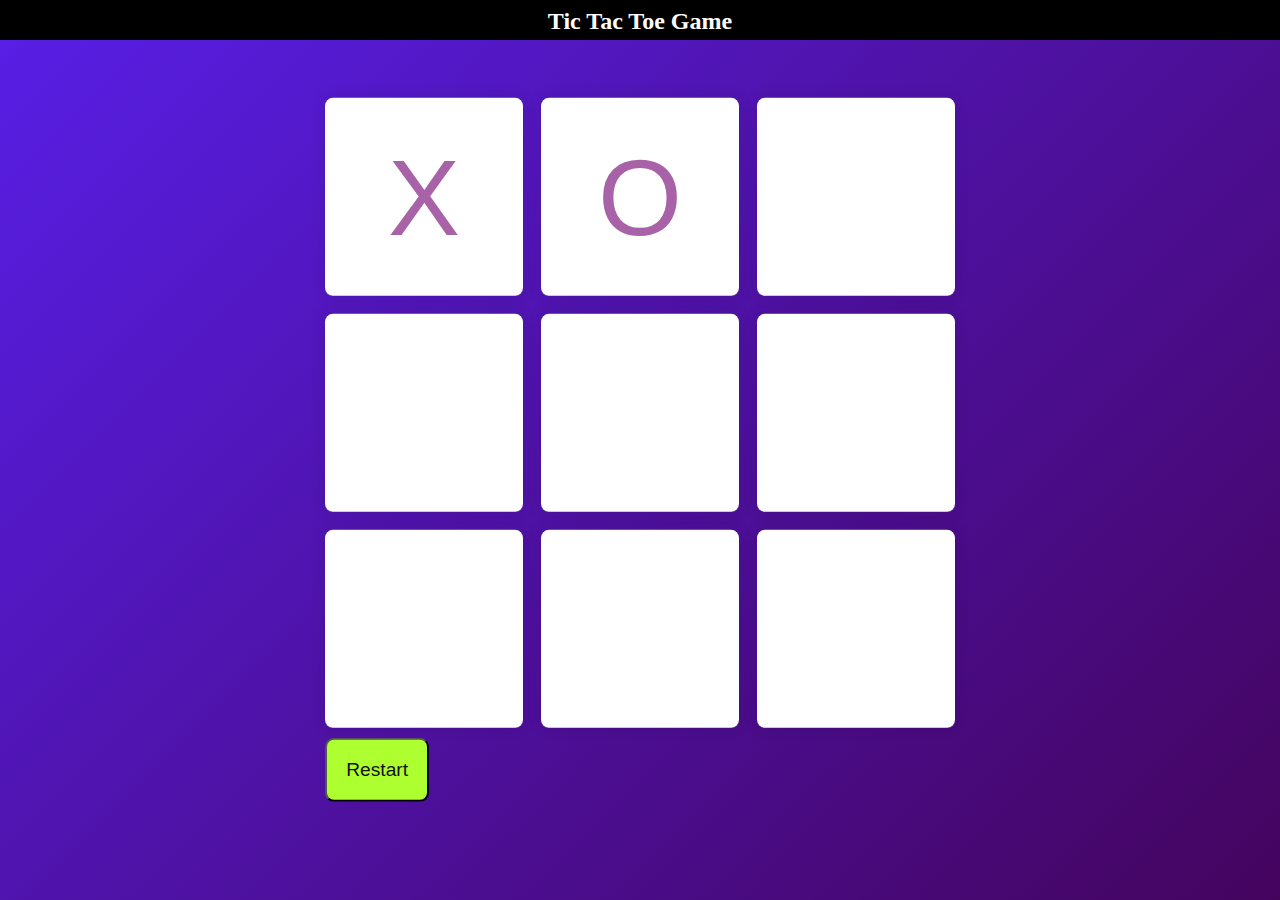
<file: exam-16-01-22/index.html>
<!DOCTYPE html>
<html lang="en">

<head>
  <meta charset="UTF-8">
  <meta http-equiv="X-UA-Compatible" content="IE=edge">
  <meta name="viewport" content="width=device-width, initial-scale=1.0">
  <title>Document</title>
  <link rel="stylesheet" href="style.css">
</head>

<body>

  <h2>Tic Tac Toe Game</h2>

  <div class="main">

    <div class="container">
      <button class="btn">X</button>
      <button class="btn">O</button>
      <button class="btn"></button>
      <button class="btn"></button>
      <button class="btn"></button>
      <button class="btn"></button>
      <button class="btn"></button>
      <button class="btn"></button>
      <button class="btn"></button>
    </div>
    <button id="restart">Restart</button>
  </div>
</body>

</html>
</file>
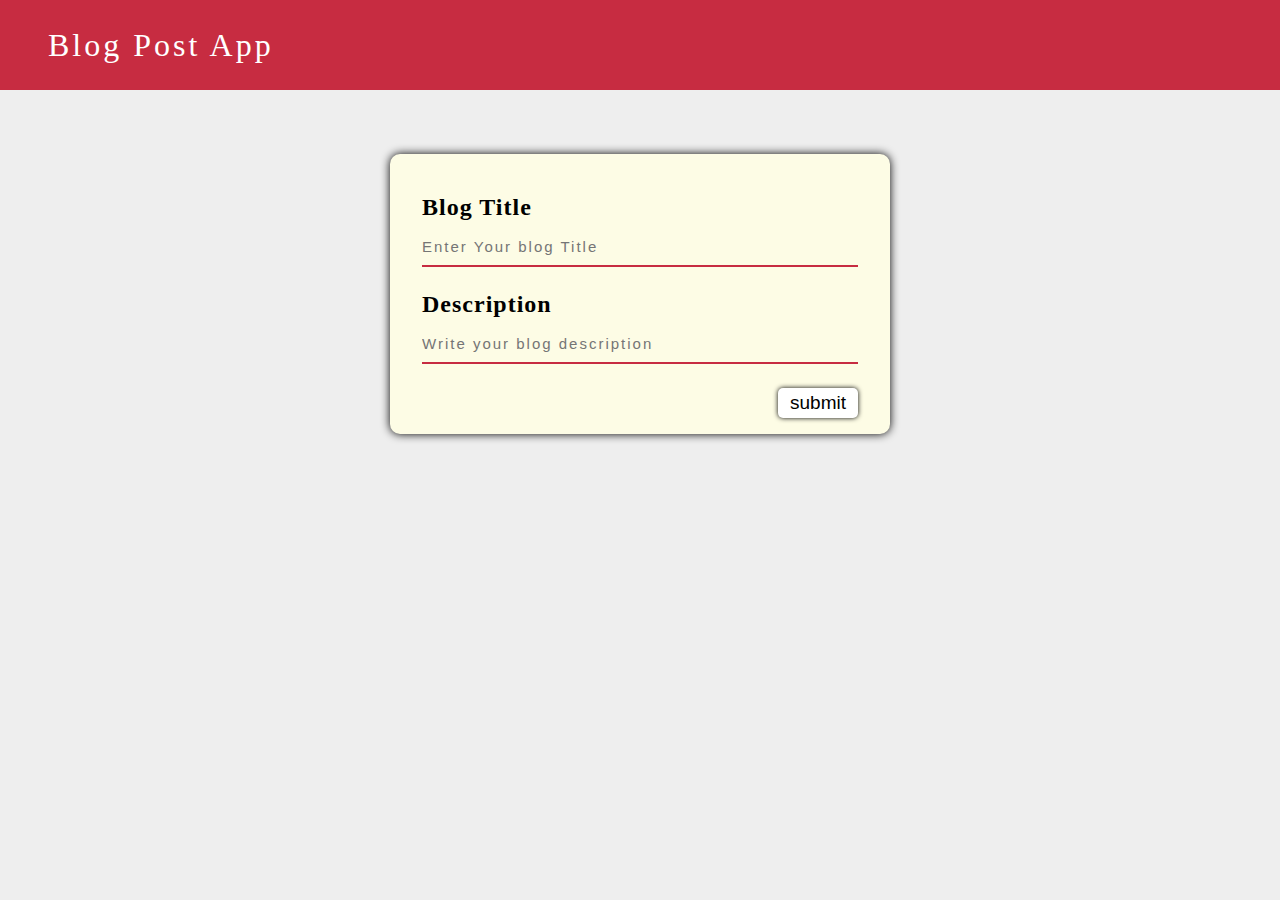
<file: Test-06-02-22/index.html>
<!DOCTYPE html>
<html lang="en">

<head>
  <meta charset="UTF-8">
  <meta http-equiv="X-UA-Compatible" content="IE=edge">
  <meta name="viewport" content="width=device-width, initial-scale=1.0">
  <title>Blog App</title>
  <link rel="stylesheet" href="style.css">
</head>

<body>
  <nav>
    <div class="logo">Blog Post App</div>
  </nav>
  <div class="container">
    <form>
      <div class="form-control">
        <label for="title">Blog Title</label>
        <input type="text" id="text" placeholder="Enter Your blog Title" autocomplete="off" name="title">
      </div>
      <div class="form-control">
        <label for="desc">Description</label>
        <input type="text" id="desc" placeholder="Write your blog description" autocomplete="off" name="desc">
      </div>
      <button class="submit">submit</button>
    </form>
  </div>
  <div class="blogs">
  </div>
  <script src="script.js"></script>
</body>

</html>
</file>
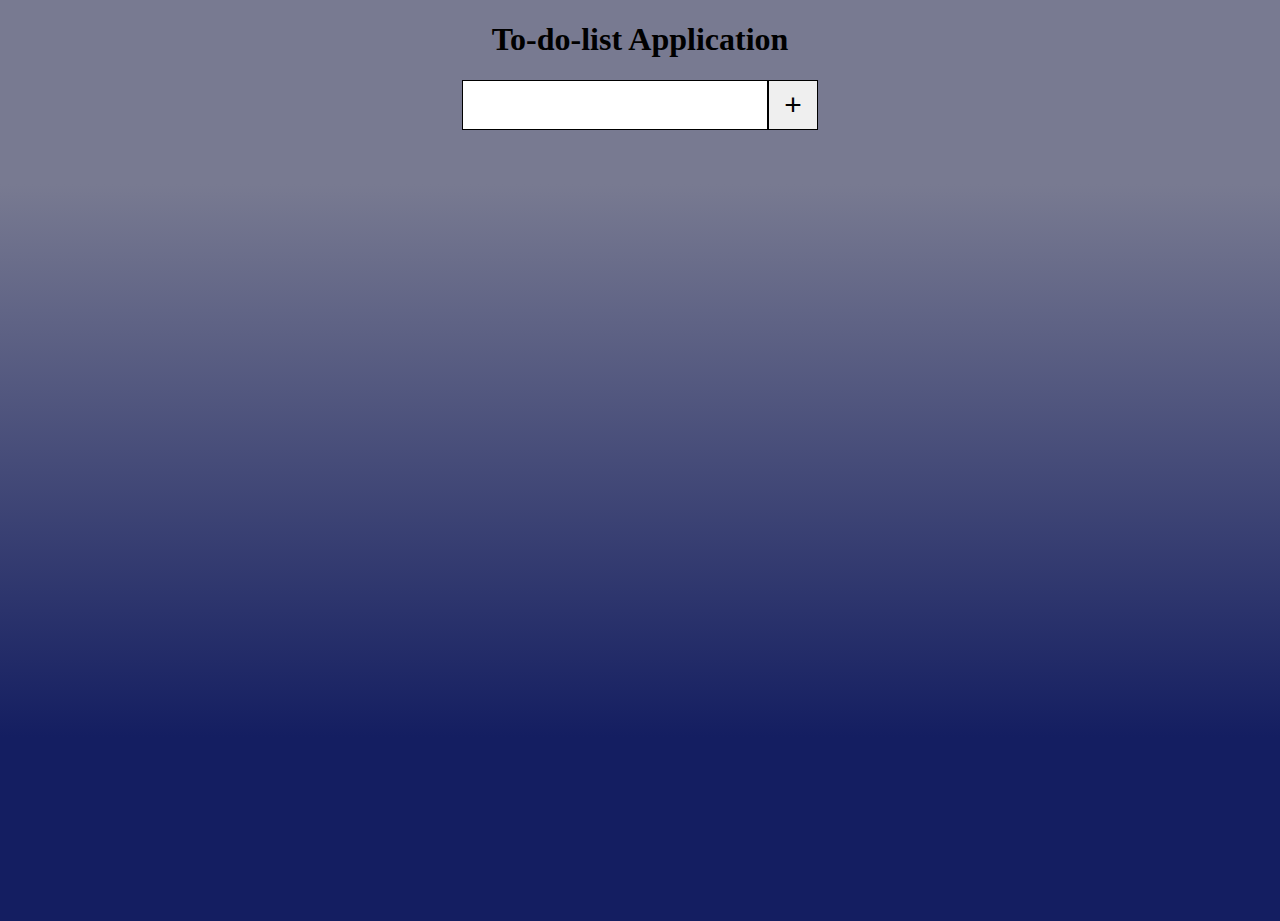
<file: test-23-01-22/index.html>
<!DOCTYPE html>
<html lang="en">

<head>
  <meta charset="UTF-8">
  <meta http-equiv="X-UA-Compatible" content="IE=edge">
  <meta name="viewport" content="width=device-width, initial-scale=1.0">
  <title>To-do-List</title>
  <link rel="stylesheet" href="style.css">
</head>

<body>
  <div class="main">
    <h1>To-do-list Application</h1>
    <div class="container">
      <input type="text" id="inputField"><button id="add">+</button>
      <div class="to-do" id="todocontainer">

      </div>
    </div>
  </div>
  <script src="script.js"></script>
</body>

</html>
</file>
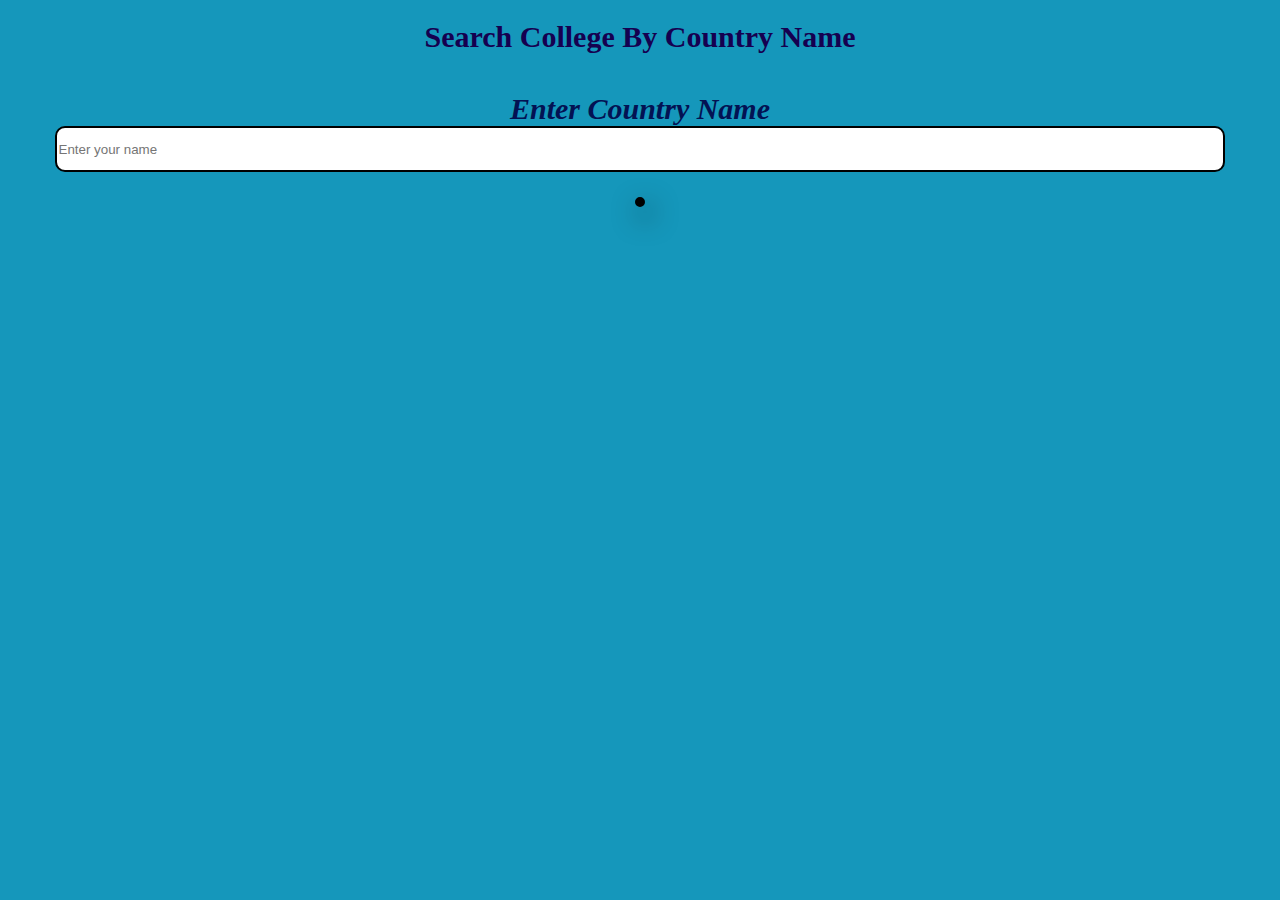
<file: test-30-01-22/index.html>
<!DOCTYPE html>
<html lang="en">

<head>
  <meta charset="UTF-8">
  <meta http-equiv="X-UA-Compatible" content="IE=edge">
  <meta name="viewport" content="width=device-width, initial-scale=1.0">
  <title>Search-box</title>
  <link rel="stylesheet" href="style.css">
</head>

<body>

  <div class="container">
    <h1>Search College By Country Name</h1>
    <br>
    <label for="country" class="nm">Enter Country Name</label>
    <input type="text" id="filter" placeholder="Enter your name" onkeyup="findCountry()">
    <br>
    <table id="table"></table>
    <br>
  </div>

  <script src="script.js"></script>
</body>

</html>
</file>
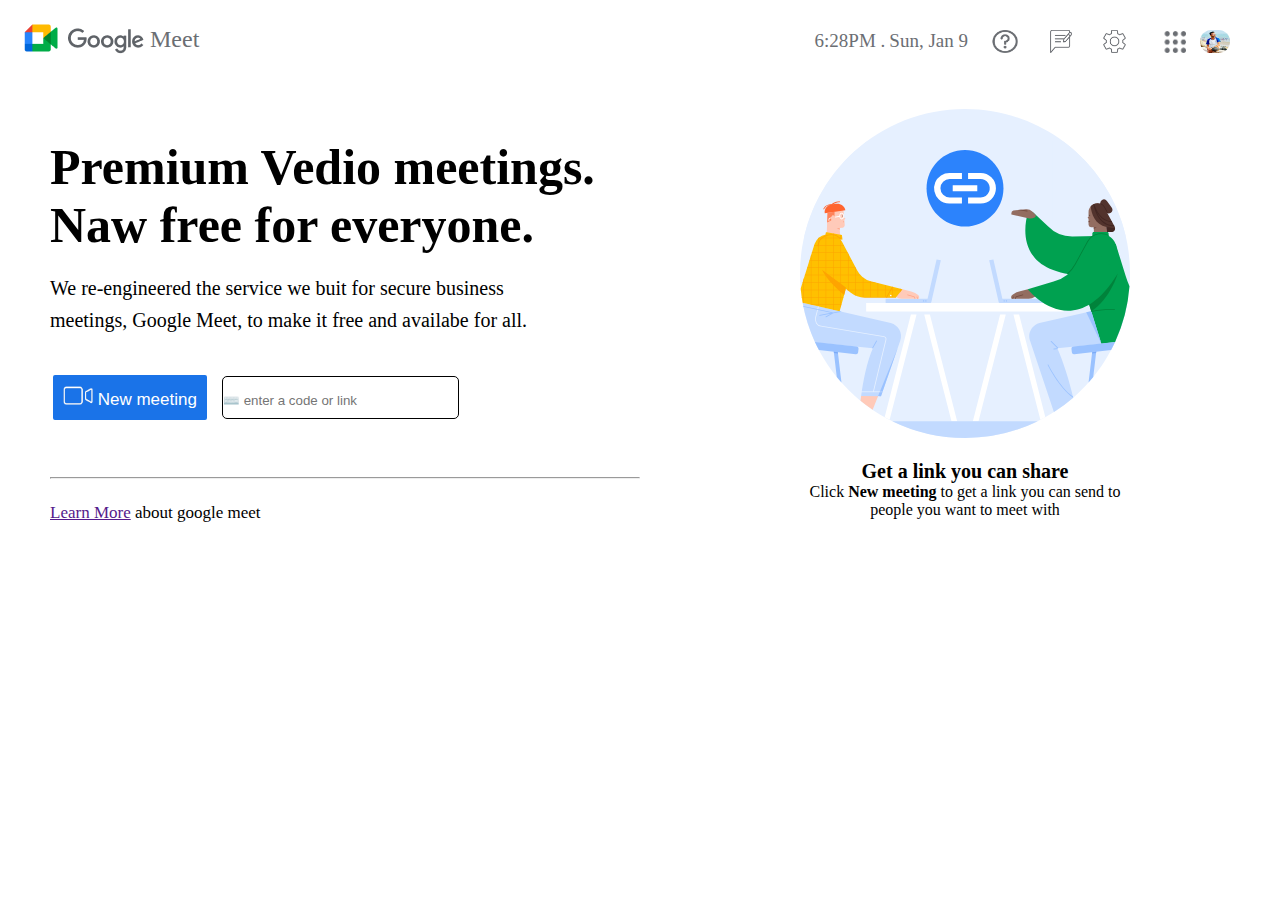
<file: test_09-01-22/index.html>
<!DOCTYPE html>
<html>

<head>
  <title>Google Meet</title>
  <link rel="stylesheet" href="style.css">
</head>

<body>
  <nav>
    <div class="navbar">

      <div class="logo">
        <img src="image/logo.png" alt="" width="124px" height="40px">
        <span>Meet</span>
      </div>

      <div class="nav-list">
        <ul class="date">
          <li>6:28PM .</li>
          <li>Sun, Jan 9</li>
        </ul>

        <ul class="link">
          <li><a href=""><img src="image/doubts-button.png" alt="" width="30px" height="23px"></a></li>
          <li><a href="#"><img src="image/feedback.png" alt="" width="30px" height="23px"></a></li>
          <li><a href=""><img src="image/settings.png" alt="" width="30px" height="23px"></a></li>
        </ul>

        <ul class="menu">
          <li><a href=""><img src="image/dots-menu.png" alt="" width="30px" height="22px"></a></li>
          <li><a href=""><img class="br-20" src="image/photo.jpg" alt="" width="30px" height="23px"></a></li>
        </ul>
      </div>
    </div>
  </nav>


  <section>
    <div class="content">
      <h1>Premium Vedio meetings.</h1>
      <h1>Naw free for everyone.</h1>
      <br>
      <p class="fs-27">We re-engineered the service we buit for secure business <br>
        meetings, Google Meet, to make it free and availabe for all.
      </p>
      <br>
      <br>
      <button class="mr-8"> <img src="image/video.png" alt="" width="30" height="20"> New meeting</button>
      <input type="text" name="⌨️ enter a code or link" placeholder="⌨️ enter a code or link">
      <br>
      <br>
      <br>
      <br>
      <hr>
      <br>
      <p class="fs-20"><a href="">Learn More</a> about google meet </p>
    </div>

    <div class="image">
      <img src="image/side_image.svg" alt="">
      <br>
      <br>
      <h4 class="fs-27">Get a link you can share</h4>
      <p>Click <b>New meeting</b> to get a link you can send to</p>
      <p>people you want to meet with</p>
    </div>
  </section>


</body>

</html>
</file>
<file: exam-16-01-22/style.css>
*{
  margin: 0;
  padding: 0;
  box-sizing: border-box;
}

html{
  font-size: 16px;
}

body{
  height: 100vh;
  background: linear-gradient(135deg, #581fe7, #44045e);
}

h2{
  text-align: center;
  color: #ffffff;
  background-color: black;
  height: 40px;
  padding: 8px;
}

.main{
  position: absolute;
  transform: translate(-50%, -50%);
  top: 50%;
  left: 50%;
}

.container{
  width: 70vmin;
  height: 70vmin;
  display: flex;
  flex-wrap: wrap;
  gap: 2vmin;
}

.btn{
  font-size: 12vh;
  background: #ffffff;
  height: 22vmin;
  width: 22vmin;
  border: none;
  color: rgb(168, 99, 168);
  box-shadow: 0 0 15px rgba(0, 0, 0, 0.1);
  border-radius: 8px;
  
}


#restart{
  margin-top: 10px;
  font-size: 1.2em;
  padding: 1em;
  border-radius: 9px;
  background-color: greenyellow;
  color: rgb(20, 17, 17);
  cursor: pointer;
}
</file>
<file: Test-06-02-22/style.css>
*{
  padding: 0;
  margin: 0;
  box-sizing: border-box;
}
/* #root{
  display: flex;
  flex-wrap: wrap;
} */

/* html{
  font-size: 62.5%;
} */


body{
  width: 100%;
  min-height: 100vh;
  background-color: #eee;
}
nav{
  width: 100%;
  display: flex;
  min-height: 10vh;
  background-color: #C72C41;
  font-size: 2rem;
  align-items: center;
  padding: 0 3rem;
}
nav .logo{
  letter-spacing: 3px;
  color: #fff;
  cursor: pointer;
}
.container{
  width: 100%;
  display: flex;
  justify-content: center;
  align-items: center;
  padding: 4rem 0 0 0;
}
form{
  width: 500px;
  background-color: #FDFCE5;
  padding: 1rem 2rem;
  box-shadow: 0px 0px 10px #000 ;
  border-radius: 10px;
}
.form-control{
  display: flex;
  flex-direction: column;
  margin: 1.5rem 0;
}
input{
  padding: 10px 0 ;
  width: 100%;
  font-size: 18px;
  letter-spacing: 1px;
  border: 0;
  border-bottom: 2px solid #C72C41;
  background-color: transparent;
  outline: none;
}
input:placeholder-shown{
  letter-spacing: 2px;
  font-size: 15px;
}
.form-control label{
  font-size: 1.5rem;
  font-weight: 600;
  letter-spacing: 1px;
  padding-bottom: 7px;
}
.submit{
  width: 80px;
  height: 30px;
  border-radius: 5px;
  outline: none;
  border: none;
  box-shadow: 0 0 5px #000;
  background-color: #fff;
  font-size: 19px;
  cursor: pointer;
  display: block;
  margin-left: auto;
}
.submit:hover{
  background-color: #fff;
  box-shadow: 0 0 10px rgb(241, 241, 43);
  transition: all 0.5s;
  border: 2px solid rgb(241, 241, 43);
}
.blogs{
  width: 100%;
  display: flex;
  padding: 3rem 2rem 2rem 2rem;
  flex-wrap: wrap;
  justify-content: flex-start;
}
.card{
  background: #D77FA1;
  padding: 1rem 1.5rem 1rem;
  width: 32rem;
  box-shadow: 0 0 5px rgba(0, 0, 0, 0.7);
  border-radius: 5px;
  margin: 1rem 2rem;
}
.card h3{
  font-size: 1.9rem;
  padding-bottom: 7px;
  position: relative;
  display: inline;
}
.card p{
  font-size: 1.3rem;
  letter-spacing: 0.5px;
  padding: 1rem 0;
}
.card h3::after{
  position: absolute;
  content: "";
  width: 100%;
  height: 2px;
  bottom: 6px;
  left: 0;
  background: rgb(8, 8, 8);
}
.del{
  padding: 8px 15px;
  letter-spacing: 1px;
  font-size: 15px;
  border: none;
  outline: none;
  cursor: pointer;
  border-radius: 5px;
  background: #FFFDA2;
  color: black;
}
.del:hover{
  background: #FF9292;
  transition: all 0.4s;
  color: #fff;
}

.edit{
  padding: 8px 15px;
  letter-spacing: 1px;
  font-size: 15px;
  border: none;
  outline: none;
  cursor: pointer;
  border-radius: 5px;
  background: #FFFDA2;
  color: black;
}

.edit:hover{
  background: #FF9292;
  transition: all 0.4s;
  color: #fff;
}
</file>
<file: test-23-01-22/style.css>
body{
  height: 100vh;
  width: 100%;
  margin: 0 auto;
  background: linear-gradient(to top, #141E61 20%, #787A91 80%);
}

.main{ 
 text-align: center;
}

.container{
  /* width: 360px; */
}

#inputField{
  justify-content: center;
  outline: none;
  width: 300px;
  height: 46px;
  border: 1px solid black;
  font-size: 25px;
  vertical-align: middle;
}

#add{
  height: 50px;
  width: 50px;
  border: 1px solid black;
  vertical-align: middle;
  font-size: 30px;
}

.to-do{
  margin-top: 25px;
  background: #7B113A;
  color: #fff;
  line-height: 45px;
  width: 60%;
  margin-left: auto;
  margin-right: auto;
}

.paragraph-styling{
  cursor: pointer;
  margin: 0;
  font-size: 20px;
}
</file>
<file: test-30-01-22/style.css>
body{
  background-color: #1597BB;
}

.container{
  text-align: center;
}

h1{
  font-size: 30px;
  color: #150050;
}

.nm{
  font-size: 30px;
  font-style: italic;
  font-weight: bold;
  color: rgb(3, 18, 83);
}

input{
  width: 92%;
  height: 40px;
  border: 2px solid black;
  border-radius: 10px;
  margin-bottom: 15px;
}

table {
  border: 5px solid black;
  margin: 10px auto 10px auto;
  border-radius: 10px;
  background-image: linear-gradient(to left, #FEECE9, #F2FFE9);
  box-shadow: 5px 10px 28px;
}
th {
  border: 2px solid rgb(3, 2, 56);
  padding: 10px;
  font-size: 20px;
}

tr td {
    border: 2px solid black;
    padding: 10px;
    font-size: 18px;
    text-align: center;
}
</file>
<file: test_09-01-22/style.css>
*{
  margin: 0;
  padding: 0;
}

.navbar{
  display: flex;
}

.logo{
  display: flex;
  width: 30%;
  margin: 21px;
}

span{
  padding: 5px;
  font-size: 24px;
  color: #6b6e73;
}

.nav-list{
  display: flex;
  width: 70%;
  padding: 30px;
  justify-content: end;
}

.nav-list ul li{
  list-style: none;
  display: inline;
  font-size: 19px;
  color: #6b6e73;
}


.date{
  padding-right: 10px;
}

.link{
  padding-right: 10px;
  margin-left: 10px;
}

.link a{
  padding-right: 20px;
}

.menu{
  padding-right: 10px;
}

.menu a{
  padding-right: 10px;
}

.br-20{
  border-radius: 20px;
}

section{
  display: flex;
  margin: 20px;
}

.content{
  width: 50%;
  margin: 30px;
}

.content h1{
  font-size: 50px;
}

.content p{
  line-height: 32px;
}

.image{
  width: 50%;
  text-align: center;
}

.fs-27{
  font-size: 20px;
}

.fs-20{
  font-size: 17px;
}

button{
  background-color: #1a73e8;
  color: white;
  font-size: 17px;
  padding: 10px;
  border: solid;
  line-height: 20px;
  border-radius: 5px;
}

.mr-8 {
  margin-right: 8px;
}

input{
  padding-right: 58px;
  padding-top: 16px;
  padding-bottom: 10px;
  border-radius: 5px;
  border: 1px solid black;
}
</file>
